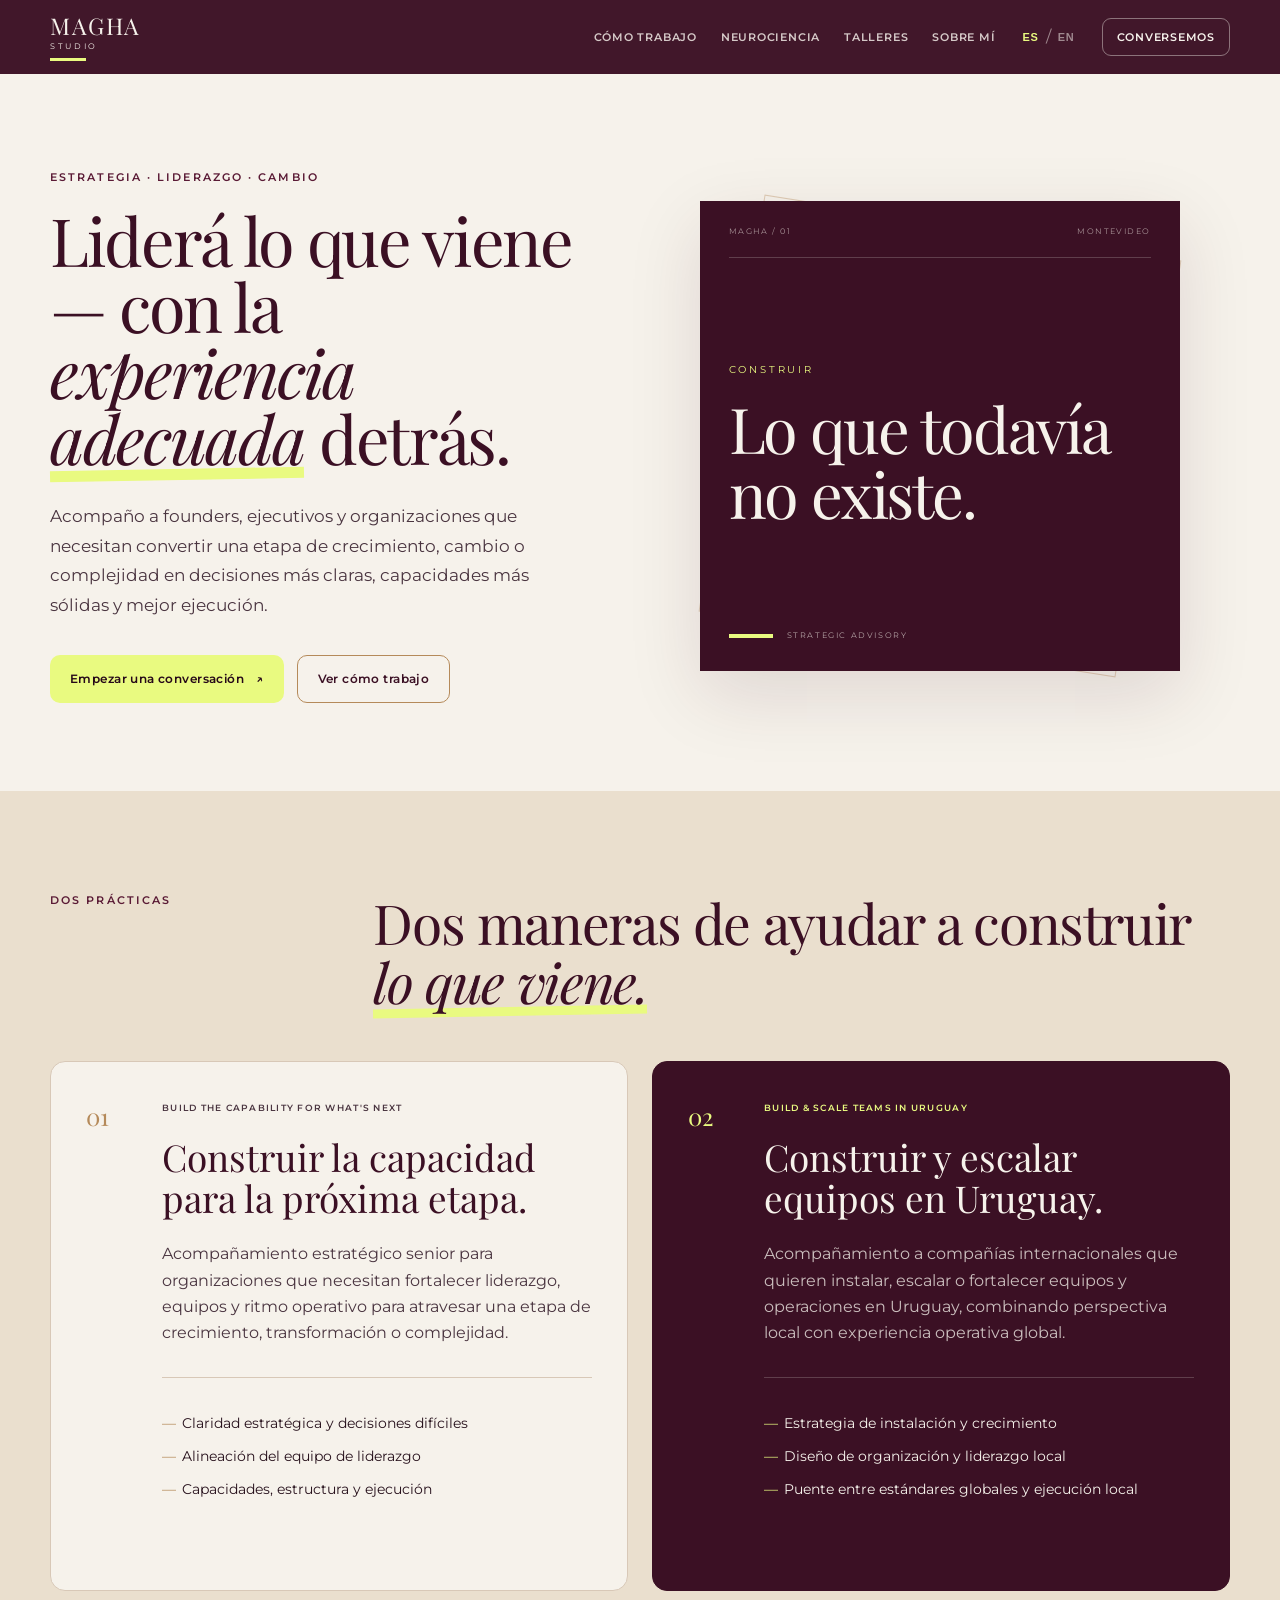
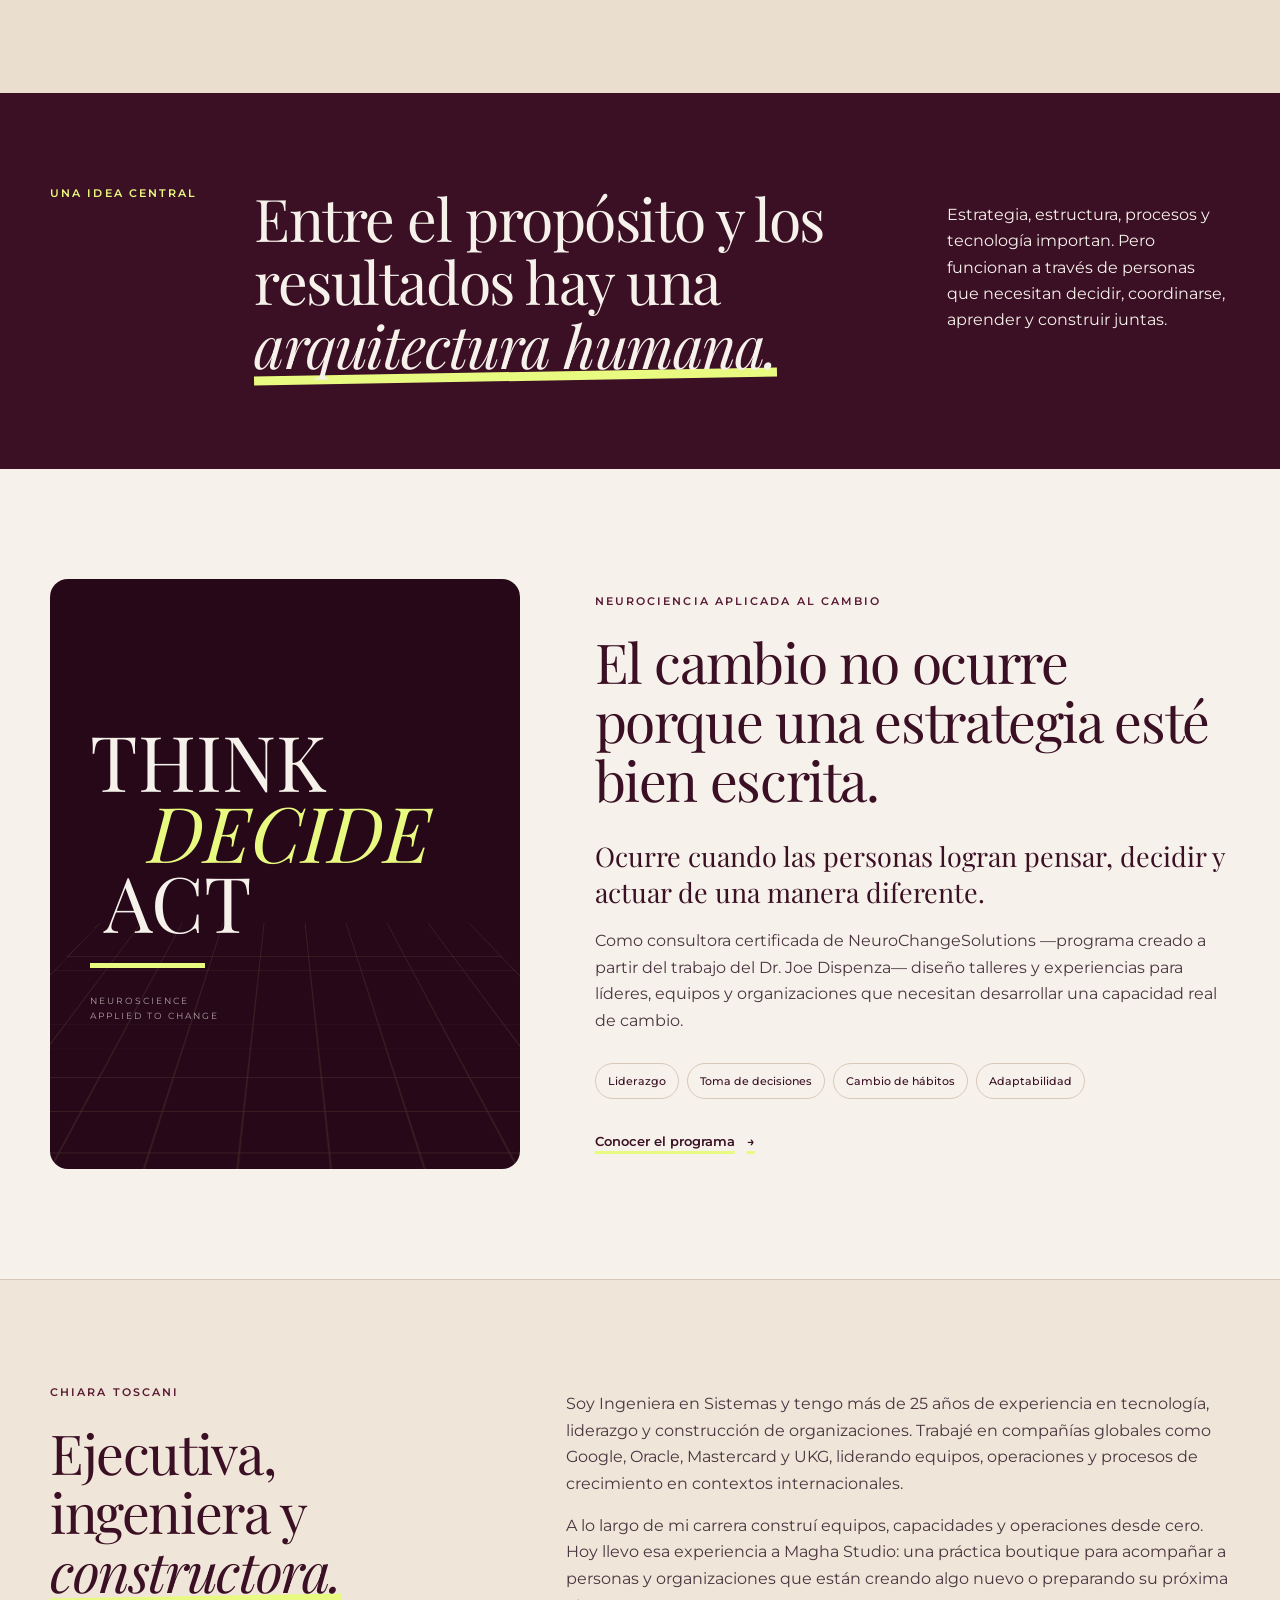
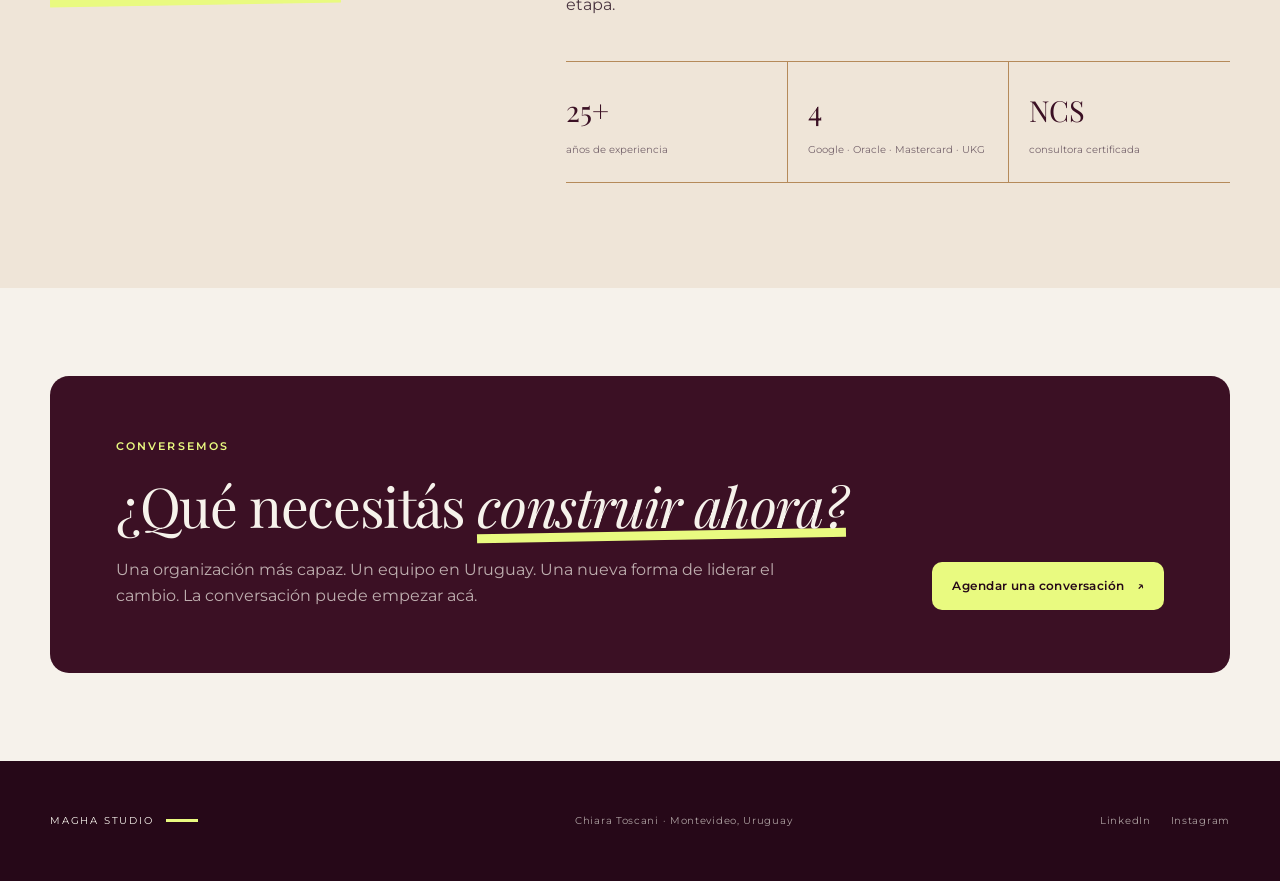
<file: index.html>
<!DOCTYPE html>
<html lang="es">
<head>
  <meta charset="UTF-8" />
  <meta name="viewport" content="width=device-width, initial-scale=1.0" />
  <title>Magha Studio | Estrategia, liderazgo y cambio</title>
  <meta name="description" content="Magha Studio acompaña a founders, ejecutivos y organizaciones a construir las capacidades necesarias para lo que viene, escalar equipos en Uruguay y transformar la manera en que las personas piensan, deciden y actúan." />
  <meta name="theme-color" content="#3B1024" />
  <link rel="canonical" href="https://maghastudio.com/" />

  <meta property="og:type" content="website" />
  <meta property="og:url" content="https://maghastudio.com/" />
  <meta property="og:title" content="Magha Studio | Lead what's next" />
  <meta property="og:description" content="Senior strategic advisory, building and scaling teams in Uruguay, and neuroscience applied to meaningful change." />
  <meta name="twitter:card" content="summary_large_image" />

  <link rel="preconnect" href="https://fonts.googleapis.com" />
  <link rel="preconnect" href="https://fonts.gstatic.com" crossorigin />
  <link href="https://fonts.googleapis.com/css2?family=Montserrat:wght@400;500;600&family=Playfair+Display:ital,wght@0,400;0,500;1,400&display=swap" rel="stylesheet" />
  <link rel="stylesheet" href="styles.css" />
  <link rel="icon" href="favicon.svg" type="image/svg+xml" />

  <script type="application/ld+json">
  {
    "@context": "https://schema.org",
    "@type": "ProfessionalService",
    "name": "Magha Studio",
    "founder": {
      "@type": "Person",
      "name": "Chiara Toscani",
      "jobTitle": "Founder & Senior Strategic Advisor"
    },
    "url": "https://maghastudio.com/",
    "areaServed": ["Uruguay", "Latin America", "Global"],
    "sameAs": [
      "https://www.linkedin.com/in/chiara-toscani",
      "https://www.instagram.com/LaFormulaDelCambio_lab"
    ]
  }
  </script>
</head>
<body data-language="es">
  <a class="skip-link" href="#main">Saltar al contenido</a>

  <header class="site-header">
    <div class="container nav-shell">
      <a class="wordmark" href="#top" aria-label="Magha Studio, inicio">
        <span>MAGHA</span>
        <small>STUDIO</small>
        <i aria-hidden="true"></i>
      </a>

      <button class="menu-toggle" type="button" aria-expanded="false" aria-controls="site-menu">
        <span></span><span></span>
        <span class="sr-only">Abrir menú</span>
      </button>

      <div class="nav-right" id="site-menu">
        <nav class="site-nav" aria-label="Principal">
          <a href="#practices">
            <span data-copy="es">Cómo trabajo</span>
            <span data-copy="en">How I work</span>
          </a>
          <a href="#neuroscience">
            <span data-copy="es">Neurociencia</span>
            <span data-copy="en">Neuroscience</span>
          </a>
          <a href="#about">
            <span data-copy="es">Sobre mí</span>
            <span data-copy="en">About</span>
          </a>
        </nav>

        <div class="language-switch" aria-label="Selector de idioma">
          <button type="button" data-set-language="es" aria-pressed="true">ES</button>
          <span>/</span>
          <button type="button" data-set-language="en" aria-pressed="false">EN</button>
        </div>

        <a class="nav-cta" href="https://calendly.com/maghastudio/30min" target="_blank" rel="noopener">
          <span data-copy="es">Conversemos</span>
          <span data-copy="en">Let's talk</span>
        </a>
      </div>
    </div>
  </header>

  <main id="main">
    <section class="hero" id="top">
      <div class="container hero-grid">
        <div class="hero-copy reveal">
          <p class="eyebrow" data-copy="es">ESTRATEGIA · LIDERAZGO · CAMBIO</p>
          <p class="eyebrow" data-copy="en">STRATEGY · LEADERSHIP · CHANGE</p>

          <h1 data-copy="es">Liderá lo que viene — con la <em>experiencia adecuada</em> detrás.</h1>
          <h1 data-copy="en">Lead what’s next — with the <em>right experience</em> behind you.</h1>

          <p class="hero-lead" data-copy="es">Acompaño a founders, ejecutivos y organizaciones que necesitan convertir una etapa de crecimiento, cambio o complejidad en decisiones más claras, capacidades más sólidas y mejor ejecución.</p>
          <p class="hero-lead" data-copy="en">I work with founders, executives and organizations that need to turn growth, change or complexity into clearer decisions, stronger capabilities and better execution.</p>

          <div class="hero-actions">
            <a class="button button-primary" href="https://calendly.com/maghastudio/30min" target="_blank" rel="noopener">
              <span data-copy="es">Empezar una conversación</span>
              <span data-copy="en">Start a conversation</span>
              <span aria-hidden="true">↗</span>
            </a>
            <a class="button button-secondary" href="#practices">
              <span data-copy="es">Ver cómo trabajo</span>
              <span data-copy="en">See how I work</span>
            </a>
          </div>
        </div>

        <div class="hero-art reveal" aria-label="Ideas centrales de Magha Studio">
          <div class="art-frame">
            <div class="art-topline"><span>MAGHA / 01</span><span>MONTEVIDEO</span></div>
            <div class="art-slides" aria-live="polite">
              <article class="art-slide is-active">
                <small data-copy="es">CONSTRUIR</small><small data-copy="en">BUILD</small>
                <strong data-copy="es">Lo que todavía<br />no existe.</strong>
                <strong data-copy="en">What does not<br />exist yet.</strong>
              </article>
              <article class="art-slide">
                <small data-copy="es">CAPACIDAD</small><small data-copy="en">CAPABILITY</small>
                <strong data-copy="es">Entre la estrategia<br />y los resultados.</strong>
                <strong data-copy="en">Between strategy<br />and results.</strong>
              </article>
              <article class="art-slide">
                <small data-copy="es">CAMBIO</small><small data-copy="en">CHANGE</small>
                <strong data-copy="es">Que se vuelve visible<br />en las decisiones.</strong>
                <strong data-copy="en">That becomes visible<br />in decisions.</strong>
              </article>
            </div>
            <div class="art-footer">
              <span class="art-line"></span>
              <span>STRATEGIC ADVISORY</span>
            </div>
          </div>
        </div>
      </div>
    </section>

    <section class="practices" id="practices">
      <div class="container">
        <div class="section-intro reveal">
          <p class="eyebrow" data-copy="es">DOS PRÁCTICAS</p>
          <p class="eyebrow" data-copy="en">TWO PRACTICES</p>
          <h2 data-copy="es">Dos maneras de ayudar a construir <em>lo que viene.</em></h2>
          <h2 data-copy="en">Two ways to help build <em>what comes next.</em></h2>
        </div>

        <div class="practice-grid">
          <article class="practice-card reveal">
            <div class="card-number">01</div>
            <div>
              <p class="card-label">BUILD THE CAPABILITY FOR WHAT'S NEXT</p>
              <h3 data-copy="es">Construir la capacidad para la próxima etapa.</h3>
              <h3 data-copy="en">Build the capability for the next stage.</h3>
              <p data-copy="es">Acompañamiento estratégico senior para organizaciones que necesitan fortalecer liderazgo, equipos y ritmo operativo para atravesar una etapa de crecimiento, transformación o complejidad.</p>
              <p data-copy="en">Senior strategic support for organizations that need stronger leadership, teams and operating rhythm to navigate growth, transformation or complexity.</p>
              <ul>
                <li data-copy="es">Claridad estratégica y decisiones difíciles</li>
                <li data-copy="en">Strategic clarity and difficult decisions</li>
                <li data-copy="es">Alineación del equipo de liderazgo</li>
                <li data-copy="en">Leadership team alignment</li>
                <li data-copy="es">Capacidades, estructura y ejecución</li>
                <li data-copy="en">Capabilities, structure and execution</li>
              </ul>
            </div>
          </article>

          <article class="practice-card practice-card-dark reveal">
            <div class="card-number">02</div>
            <div>
              <p class="card-label">BUILD & SCALE TEAMS IN URUGUAY</p>
              <h3 data-copy="es">Construir y escalar equipos en Uruguay.</h3>
              <h3 data-copy="en">Build and scale teams in Uruguay.</h3>
              <p data-copy="es">Acompañamiento a compañías internacionales que quieren instalar, escalar o fortalecer equipos y operaciones en Uruguay, combinando perspectiva local con experiencia operativa global.</p>
              <p data-copy="en">Support for international companies building, scaling or strengthening teams and operations in Uruguay, combining local insight with global operating experience.</p>
              <ul>
                <li data-copy="es">Estrategia de instalación y crecimiento</li>
                <li data-copy="en">Market entry and growth strategy</li>
                <li data-copy="es">Diseño de organización y liderazgo local</li>
                <li data-copy="en">Organization design and local leadership</li>
                <li data-copy="es">Puente entre estándares globales y ejecución local</li>
                <li data-copy="en">Bridge between global standards and local execution</li>
              </ul>
            </div>
          </article>
        </div>
      </div>
    </section>

    <section class="insight-band">
      <div class="container insight-grid reveal">
        <p class="eyebrow" data-copy="es">UNA IDEA CENTRAL</p>
        <p class="eyebrow" data-copy="en">A CENTRAL IDEA</p>
        <blockquote data-copy="es">Entre el propósito y los resultados hay una <em>arquitectura humana.</em></blockquote>
        <blockquote data-copy="en">Between purpose and results, there is a <em>human architecture.</em></blockquote>
        <p data-copy="es">Estrategia, estructura, procesos y tecnología importan. Pero funcionan a través de personas que necesitan decidir, coordinarse, aprender y construir juntas.</p>
        <p data-copy="en">Strategy, structure, process and technology matter. But they operate through people who need to decide, coordinate, learn and build together.</p>
      </div>
    </section>

    <section class="neuroscience" id="neuroscience">
      <div class="container neuroscience-grid">
        <div class="neuro-visual reveal" aria-hidden="true">
          <div class="neuro-grid-lines"></div>
          <div class="neuro-copy">
            <span>THINK</span>
            <span>DECIDE</span>
            <span>ACT</span>
            <i></i>
            <small>NEUROSCIENCE<br />APPLIED TO CHANGE</small>
          </div>
        </div>

        <div class="neuro-content reveal">
          <p class="eyebrow" data-copy="es">NEUROCIENCIA APLICADA AL CAMBIO</p>
          <p class="eyebrow" data-copy="en">NEUROSCIENCE APPLIED TO CHANGE</p>
          <h2 data-copy="es">El cambio no ocurre porque una estrategia esté bien escrita.</h2>
          <h2 data-copy="en">Change does not happen because a strategy is well written.</h2>
          <p class="large-copy" data-copy="es">Ocurre cuando las personas logran pensar, decidir y actuar de una manera diferente.</p>
          <p class="large-copy" data-copy="en">It happens when people are able to think, decide and act differently.</p>
          <p data-copy="es">Como consultora certificada de NeuroChangeSolutions —programa creado a partir del trabajo del Dr. Joe Dispenza— diseño talleres y experiencias para líderes, equipos y organizaciones que necesitan desarrollar una capacidad real de cambio.</p>
          <p data-copy="en">As a certified NeuroChangeSolutions consultant —a program created from the work of Dr. Joe Dispenza— I design workshops and experiences for leaders, teams and organizations that need to build real change capability.</p>
          <div class="neuro-tags" aria-label="Áreas de trabajo">
            <span data-copy="es">Liderazgo</span><span data-copy="en">Leadership</span>
            <span data-copy="es">Toma de decisiones</span><span data-copy="en">Decision-making</span>
            <span data-copy="es">Cambio de hábitos</span><span data-copy="en">Habit change</span>
            <span data-copy="es">Adaptabilidad</span><span data-copy="en">Adaptability</span>
          </div>
          <a class="text-link" href="https://calendly.com/maghastudio/30min" target="_blank" rel="noopener">
            <span data-copy="es">Explorar un taller para tu organización</span>
            <span data-copy="en">Explore a workshop for your organization</span>
            <span aria-hidden="true">→</span>
          </a>
        </div>
      </div>
    </section>

    <section class="about" id="about">
      <div class="container about-grid">
        <div class="about-heading reveal">
          <p class="eyebrow" data-copy="es">CHIARA TOSCANI</p>
          <p class="eyebrow" data-copy="en">CHIARA TOSCANI</p>
          <h2 data-copy="es">Ejecutiva, ingeniera y <em>constructora.</em></h2>
          <h2 data-copy="en">Executive, engineer and <em>builder.</em></h2>
        </div>

        <div class="about-copy reveal">
          <p data-copy="es">Soy Ingeniera en Sistemas y tengo más de 25 años de experiencia en tecnología, liderazgo y construcción de organizaciones. Trabajé en compañías globales como Google, Oracle, Mastercard y UKG, liderando equipos, operaciones y procesos de crecimiento en contextos internacionales.</p>
          <p data-copy="en">I am a Systems Engineer with more than 25 years of experience in technology, leadership and organization building. I have worked at global companies including Google, Oracle, Mastercard and UKG, leading teams, operations and growth in international environments.</p>
          <p data-copy="es">A lo largo de mi carrera construí equipos, capacidades y operaciones desde cero. Hoy llevo esa experiencia a Magha Studio: una práctica boutique para acompañar a personas y organizaciones que están creando algo nuevo o preparando su próxima etapa.</p>
          <p data-copy="en">Throughout my career, I have built teams, capabilities and operations from the ground up. Today I bring that experience to Magha Studio: a boutique practice for people and organizations creating something new or preparing for their next stage.</p>

          <div class="credentials">
            <div><strong>25+</strong><span data-copy="es">años de experiencia</span><span data-copy="en">years of experience</span></div>
            <div><strong>4</strong><span>Google · Oracle · Mastercard · UKG</span></div>
            <div><strong>NCS</strong><span data-copy="es">consultora certificada</span><span data-copy="en">certified consultant</span></div>
          </div>
        </div>
      </div>
    </section>

    <section class="closing" id="contact">
      <div class="container closing-card reveal">
        <div>
          <p class="eyebrow" data-copy="es">CONVERSEMOS</p>
          <p class="eyebrow" data-copy="en">LET'S TALK</p>
          <h2 data-copy="es">¿Qué necesitás <em>construir ahora?</em></h2>
          <h2 data-copy="en">What do you need to <em>build now?</em></h2>
          <p data-copy="es">Una organización más capaz. Un equipo en Uruguay. Una nueva forma de liderar el cambio. La conversación puede empezar acá.</p>
          <p data-copy="en">A more capable organization. A team in Uruguay. A new way to lead change. The conversation can start here.</p>
        </div>
        <a class="button button-primary" href="https://calendly.com/maghastudio/30min" target="_blank" rel="noopener">
          <span data-copy="es">Agendar una conversación</span>
          <span data-copy="en">Schedule a conversation</span>
          <span aria-hidden="true">↗</span>
        </a>
      </div>
    </section>
  </main>

  <footer class="site-footer">
    <div class="container footer-grid">
      <div class="footer-brand">
        <span>MAGHA STUDIO</span>
        <i></i>
      </div>
      <p>Chiara Toscani · Montevideo, Uruguay</p>
      <div class="footer-links">
        <a href="https://www.linkedin.com/in/chiara-toscani" target="_blank" rel="noopener">LinkedIn</a>
        <a href="https://www.instagram.com/LaFormulaDelCambio_lab" target="_blank" rel="noopener">Instagram</a>
      </div>
    </div>
  </footer>

  <script src="script.js"></script>
</body>
</html>
</file>
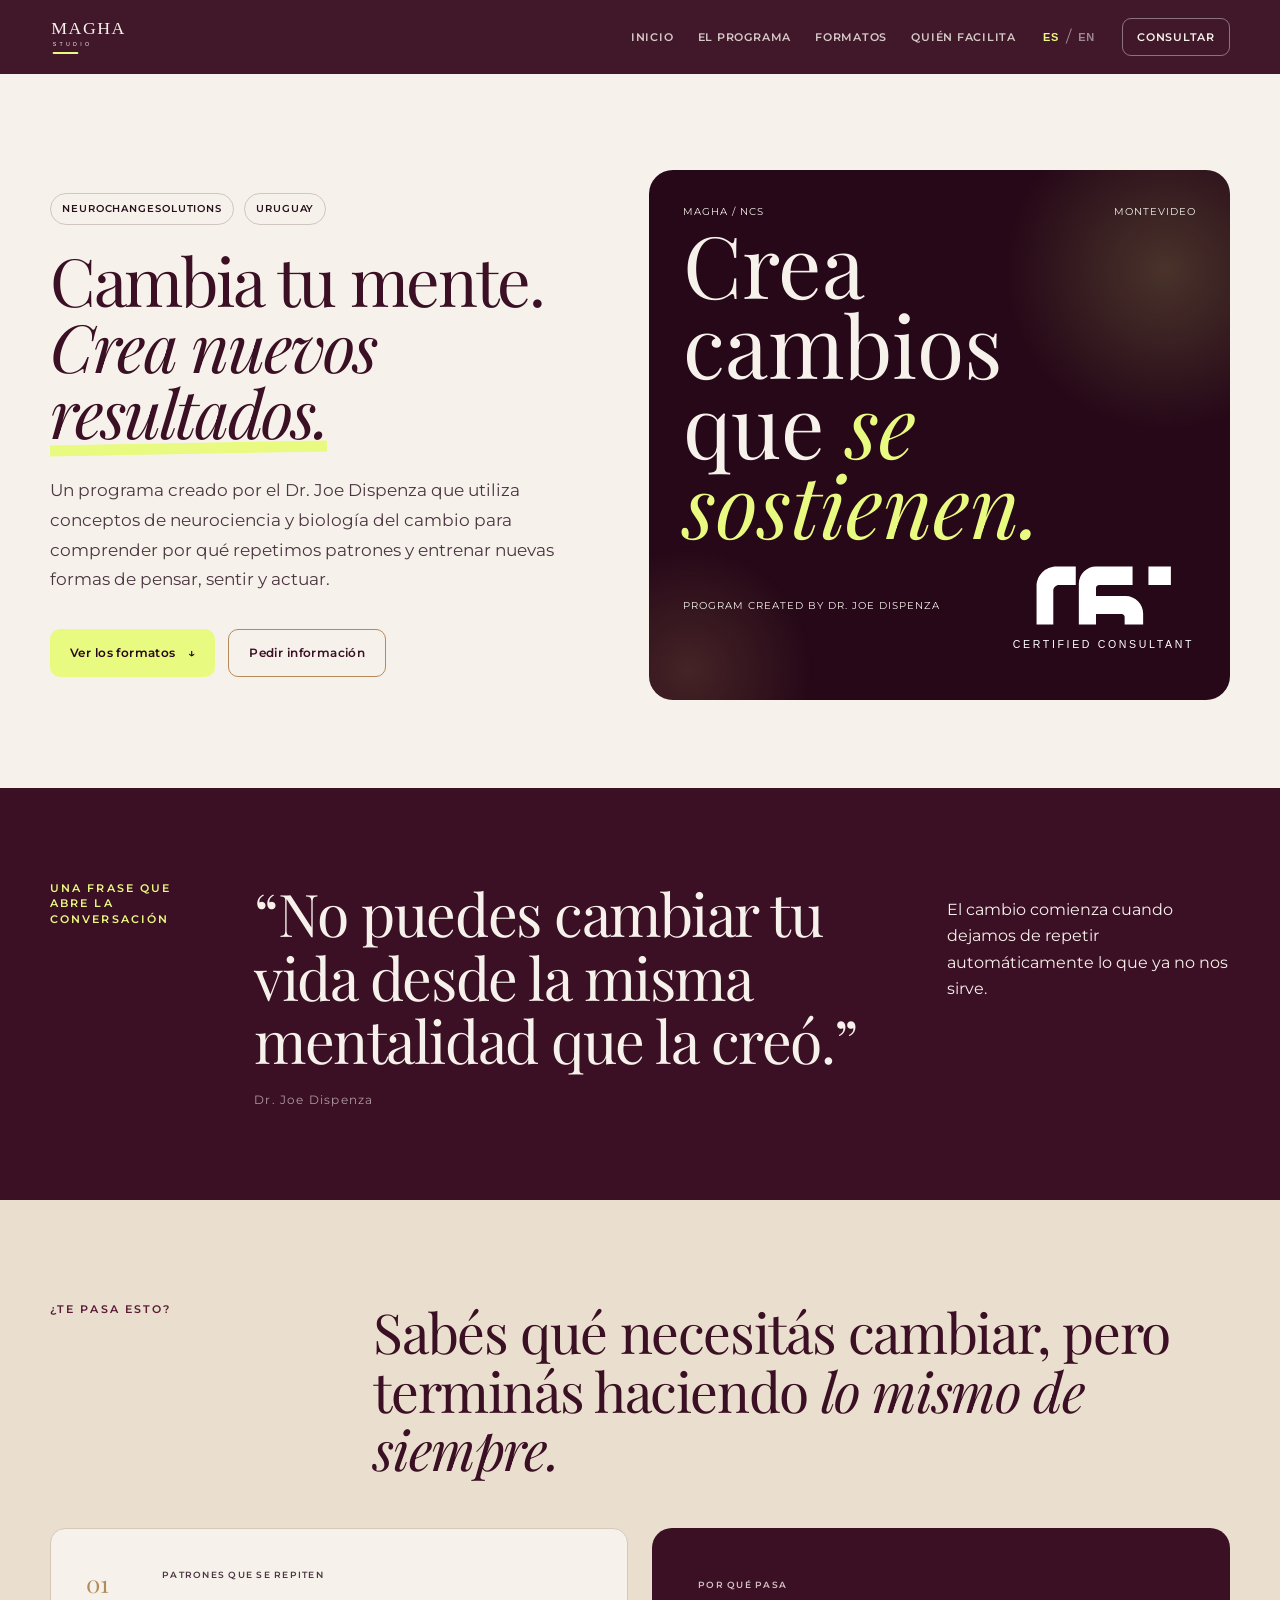
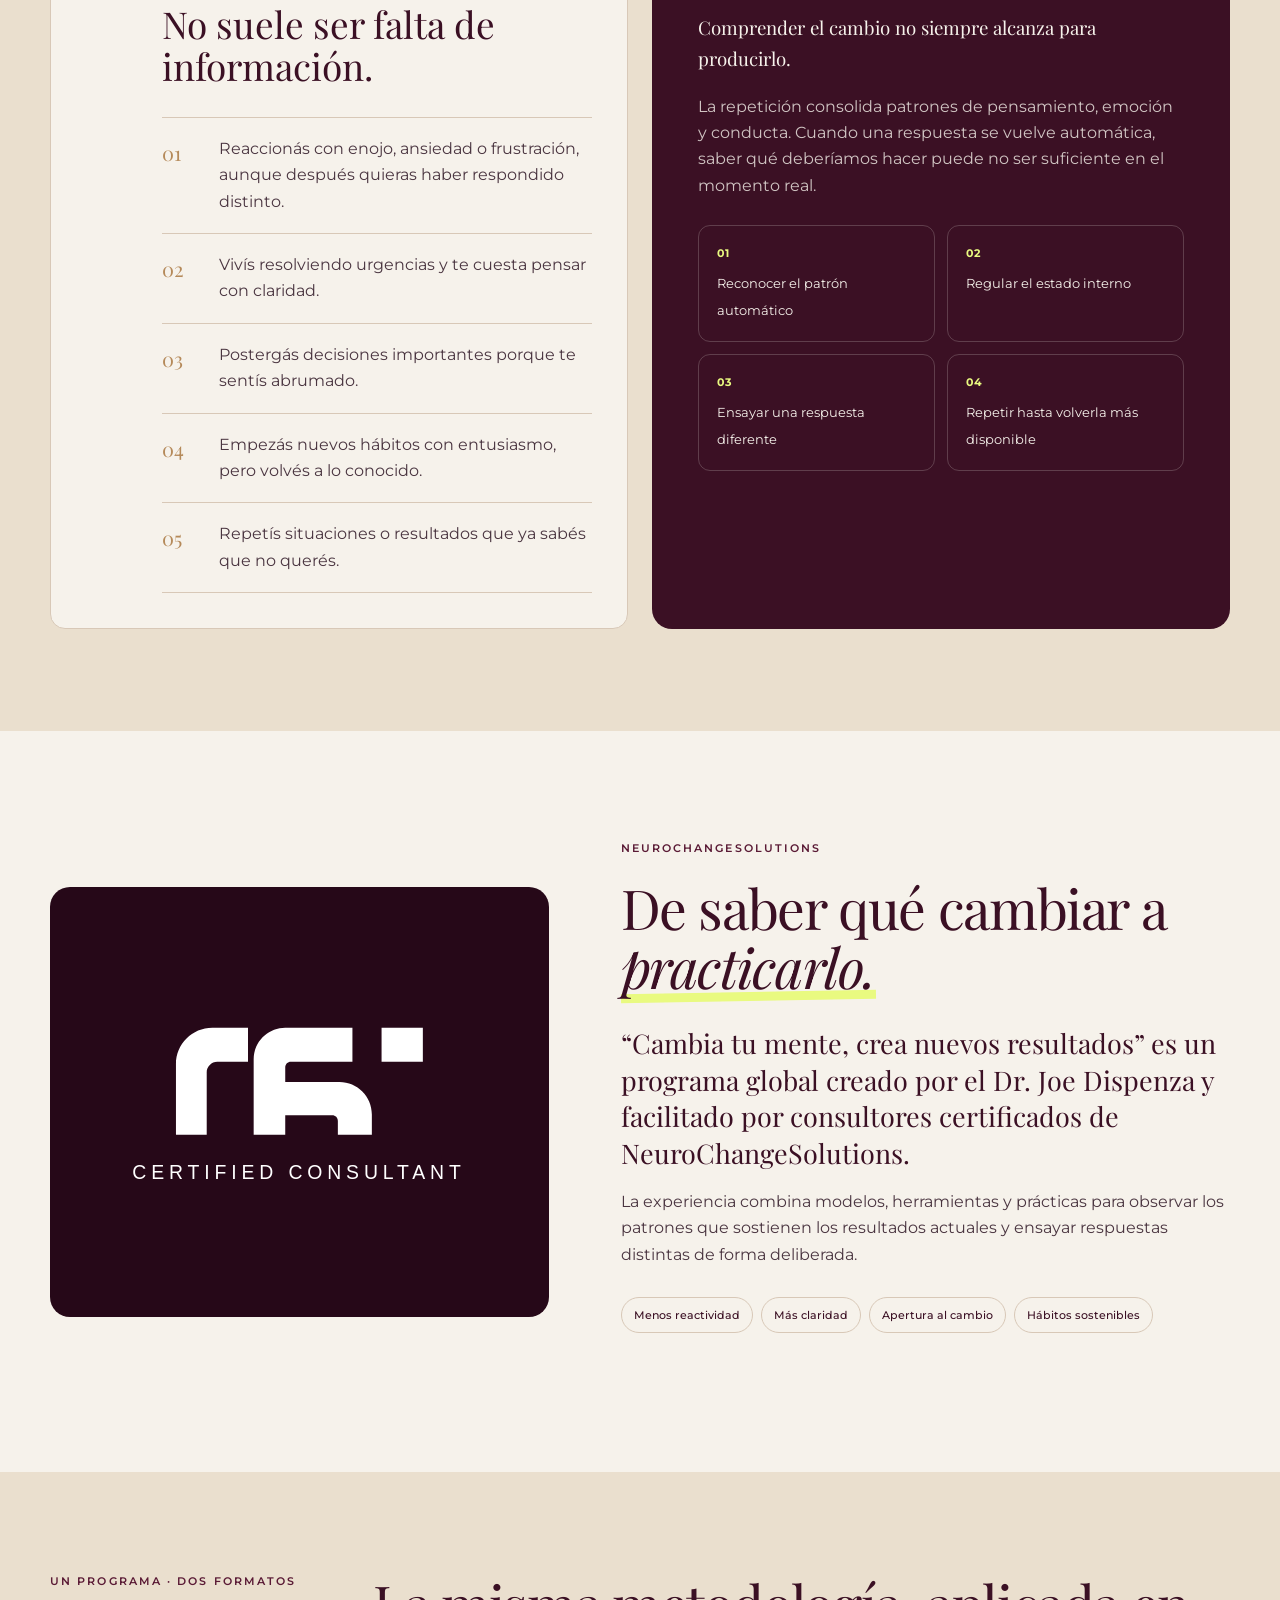
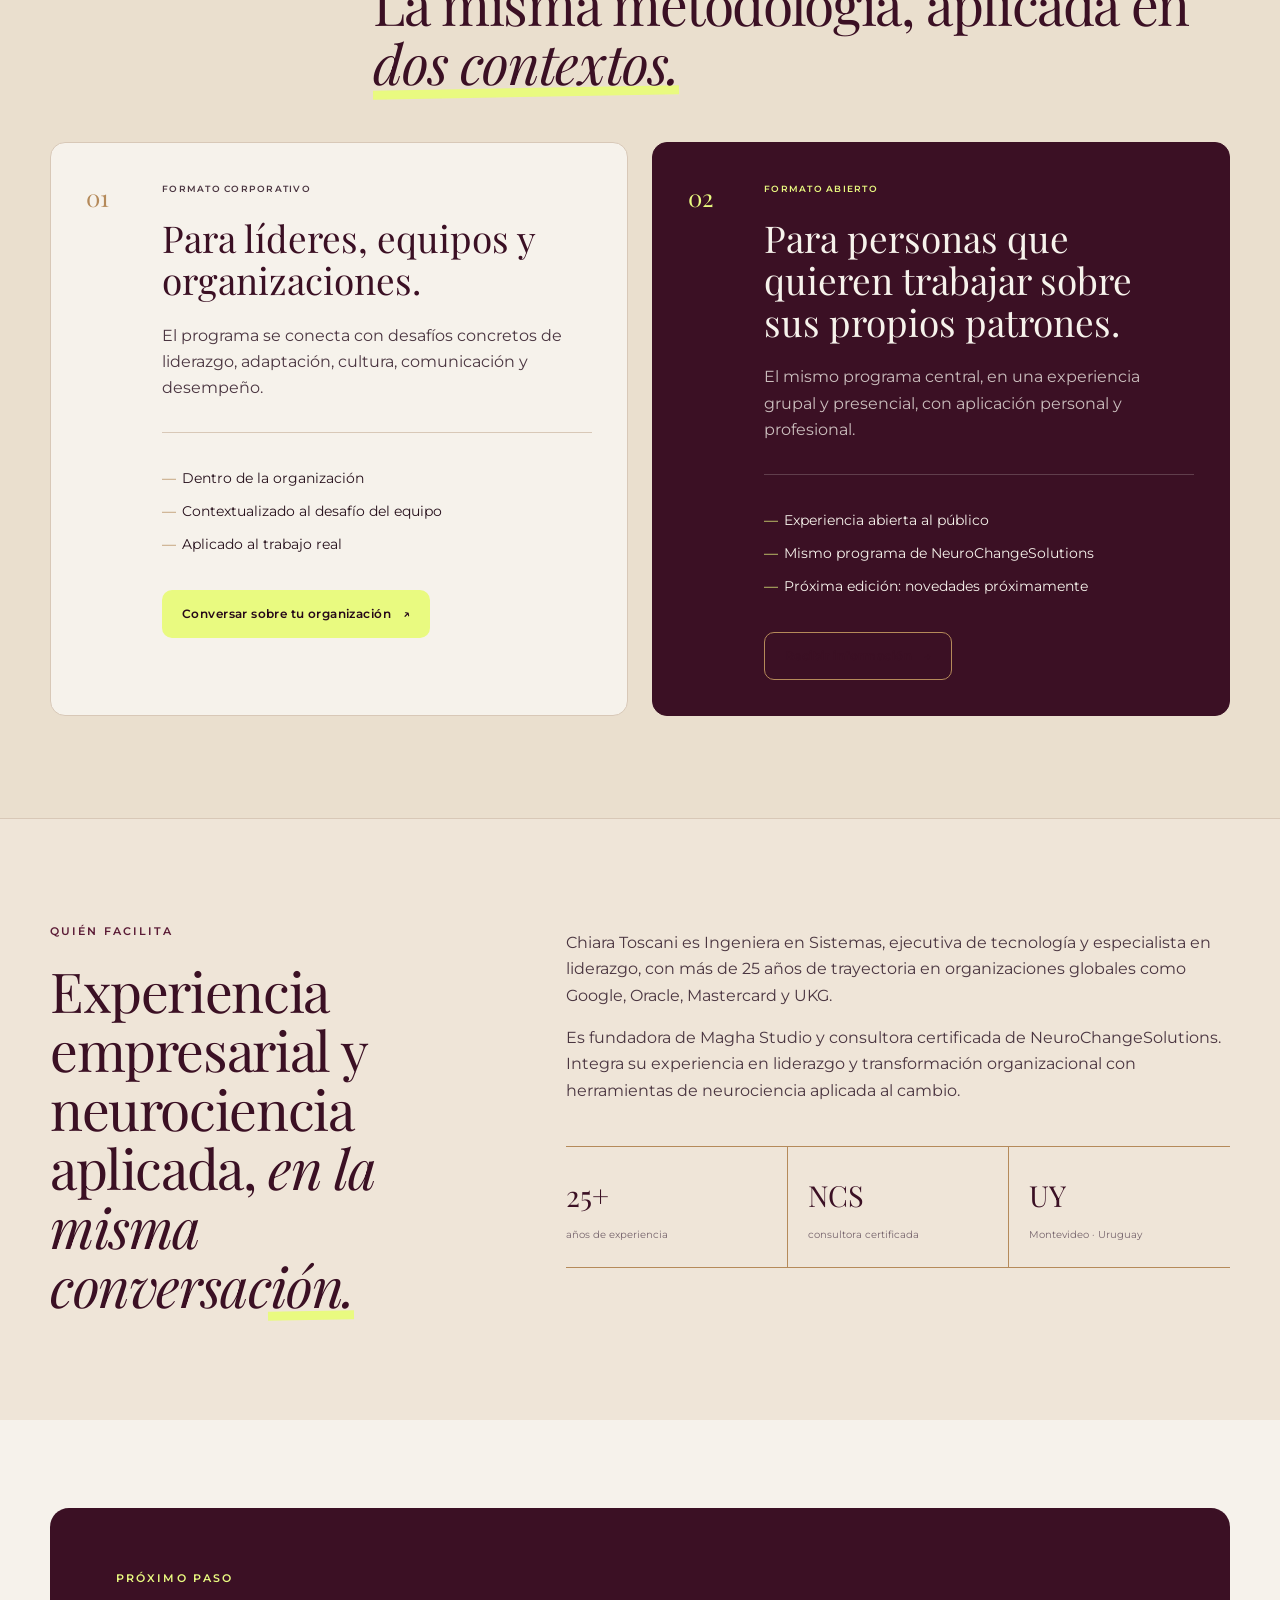
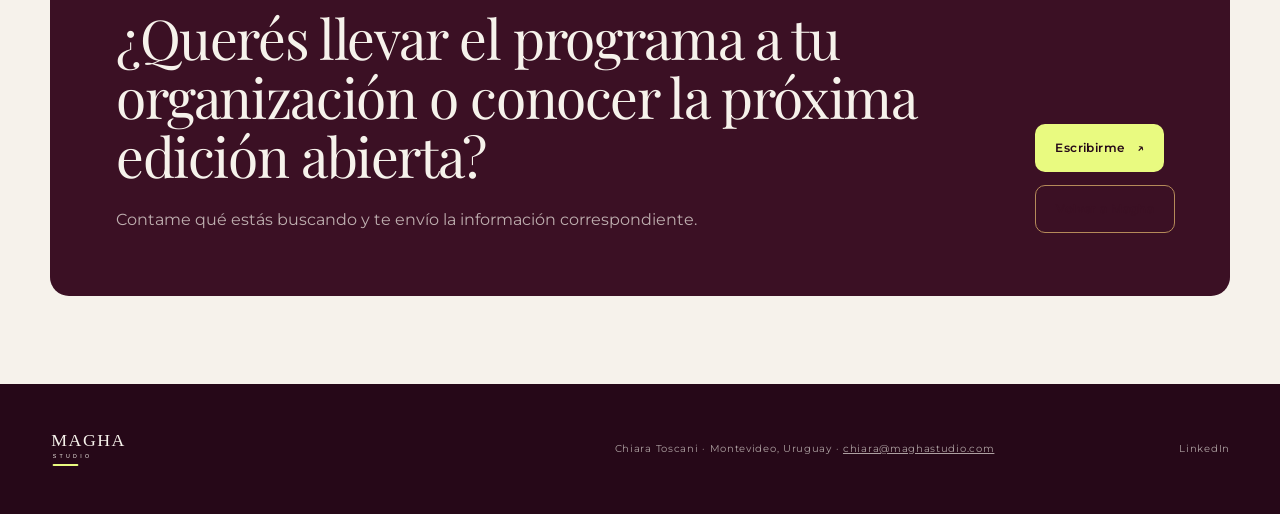
<file: cambia-tu-mente.html>
<!DOCTYPE html>
<html lang="es">
<head>
  <meta charset="UTF-8" />
  <meta name="viewport" content="width=device-width, initial-scale=1.0" />
  <title>Cambia tu mente, crea nuevos resultados | Magha Studio</title>
  <meta name="description" content="Programa de NeuroChangeSolutions creado por el Dr. Joe Dispenza, facilitado en Uruguay por Chiara Toscani en formato corporativo y abierto." />
  <meta name="theme-color" content="#3B1024" />
  <link rel="canonical" href="https://maghastudio.com/cambia-tu-mente.html" />
  <meta property="og:type" content="website" />
  <meta property="og:title" content="Cambia tu mente, crea nuevos resultados" />
  <meta property="og:description" content="Neurociencia y biología del cambio aplicadas a crear cambios que se sostienen en el tiempo." />
  <link rel="preconnect" href="https://fonts.googleapis.com" />
  <link rel="preconnect" href="https://fonts.gstatic.com" crossorigin />
  <link href="https://fonts.googleapis.com/css2?family=Montserrat:wght@400;500;600&family=Playfair+Display:ital,wght@0,400;0,500;1,400&display=swap" rel="stylesheet" />
  <link rel="stylesheet" href="styles.css" />
  <link rel="icon" href="favicon.svg" type="image/svg+xml" />
  <style>
    .wordmark{width:145px;min-width:145px}.wordmark img,.footer-brand img{display:block;width:145px;height:auto}
    .program-hero .hero-copy{max-width:690px}.program-kicker{display:flex;gap:10px;align-items:center;flex-wrap:wrap;margin-bottom:22px}.program-kicker span{border:1px solid rgba(59,16,36,.2);border-radius:100px;padding:7px 11px;font-size:10px;letter-spacing:.09em;font-weight:600}
    .ncs-stage{min-height:530px;background:var(--plum-deep);border-radius:24px;padding:34px;display:flex;flex-direction:column;justify-content:space-between;overflow:hidden;position:relative;color:var(--stone)}
    .ncs-stage:before,.ncs-stage:after{content:"";position:absolute;border-radius:50%;filter:blur(1px)}.ncs-stage:before{width:340px;height:340px;right:-105px;top:-70px;background:radial-gradient(circle,rgba(233,250,128,.18),transparent 68%)}.ncs-stage:after{width:260px;height:260px;left:-90px;bottom:-100px;background:radial-gradient(circle,rgba(181,138,90,.22),transparent 68%)}
    .ncs-stage-top,.ncs-stage-bottom{position:relative;z-index:1;display:flex;justify-content:space-between;gap:20px;align-items:center;font-size:10px;letter-spacing:.1em}.ncs-stage strong{position:relative;z-index:1;font-family:var(--serif);font-size:clamp(48px,7vw,86px);font-weight:400;line-height:.93}.ncs-stage strong em{color:var(--lime);font-weight:400}.ncs-stage-bottom img{width:185px;max-width:46%}
    .pattern-list{margin-top:30px;border-top:1px solid var(--line)}.pattern-list div{display:grid;grid-template-columns:42px 1fr;gap:15px;padding:18px 0;border-bottom:1px solid var(--line)}.pattern-list span{color:var(--camel);font-family:var(--serif);font-size:20px}.pattern-list p{margin:0;color:var(--body)}
    .why-card{background:var(--plum);color:var(--stone);border-radius:20px;padding:46px}.why-card h3,.why-card p{color:inherit}.why-card p{opacity:.8}.why-steps{display:grid;grid-template-columns:repeat(2,minmax(0,1fr));gap:12px;margin-top:26px}.why-steps div{border:1px solid rgba(246,242,235,.2);padding:18px;border-radius:12px}.why-steps strong{display:block;color:var(--lime);font-size:11px;letter-spacing:.08em;margin-bottom:8px}.why-steps span{font-size:13px;line-height:1.5}
    .cert-grid{display:grid;grid-template-columns:.9fr 1.1fr;gap:72px;align-items:center}.cert-visual{min-height:430px;display:grid;place-items:center;background:var(--plum-deep);padding:46px;border-radius:20px}.cert-visual img{width:min(100%,340px)}
    .quote-author{display:block;margin-top:22px;font-family:var(--sans);font-size:12px;font-style:normal;letter-spacing:.1em;color:rgba(246,242,235,.62)}
    .format-note{margin-top:20px;padding-top:18px;border-top:1px solid var(--line);color:var(--muted);font-size:12px}.practice-card-dark .format-note{border-color:rgba(246,242,235,.22);color:rgba(246,242,235,.68)}
    @media(max-width:900px){.cert-grid{grid-template-columns:1fr;gap:34px}.ncs-stage{min-height:430px}}
    @media(max-width:760px){.wordmark,.wordmark img,.footer-brand img{width:124px;min-width:124px}.ncs-stage{min-height:390px;padding:25px}.ncs-stage strong{font-size:50px}.why-steps{grid-template-columns:1fr}.why-card{padding:30px}.cert-visual{min-height:300px;padding:30px}}
  </style>
</head>
<body data-language="es">
  <a class="skip-link" href="#main">Saltar al contenido</a>
  <header class="site-header">
    <div class="container nav-shell">
      <a class="wordmark" href="index.html" aria-label="Magha Studio, inicio"><img src="assets/magha-logo.svg" alt="Magha Studio" /></a>
      <button class="menu-toggle" type="button" aria-expanded="false" aria-controls="site-menu"><span></span><span></span><span class="sr-only">Abrir menú</span></button>
      <div class="nav-right" id="site-menu">
        <nav class="site-nav" aria-label="Principal">
          <a href="index.html"><span data-copy="es">Inicio</span><span data-copy="en">Home</span></a>
          <a href="#program"><span data-copy="es">El programa</span><span data-copy="en">The program</span></a>
          <a href="#formats"><span data-copy="es">Formatos</span><span data-copy="en">Formats</span></a>
          <a href="#facilitator"><span data-copy="es">Quién facilita</span><span data-copy="en">Facilitator</span></a>
        </nav>
        <div class="language-switch" aria-label="Selector de idioma"><button type="button" data-set-language="es" aria-pressed="true">ES</button><span>/</span><button type="button" data-set-language="en" aria-pressed="false">EN</button></div>
        <a class="nav-cta" href="mailto:chiara@maghastudio.com?subject=Cambia%20tu%20mente%20-%20consulta"><span data-copy="es">Consultar</span><span data-copy="en">Inquire</span></a>
      </div>
    </div>
  </header>

  <main id="main">
    <section class="hero program-hero" id="top">
      <div class="container hero-grid">
        <div class="hero-copy reveal">
          <div class="program-kicker"><span>NEUROCHANGESOLUTIONS</span><span>URUGUAY</span></div>
          <h1 data-copy="es">Cambia tu mente. <em>Crea nuevos resultados.</em></h1>
          <h1 data-copy="en">Change your mind. <em>Create new results.</em></h1>
          <p class="hero-lead" data-copy="es">Un programa creado por el Dr. Joe Dispenza que utiliza conceptos de neurociencia y biología del cambio para comprender por qué repetimos patrones y entrenar nuevas formas de pensar, sentir y actuar.</p>
          <p class="hero-lead" data-copy="en">A program created by Dr. Joe Dispenza that uses concepts from neuroscience and the biology of change to understand why patterns repeat and practice new ways of thinking, feeling and acting.</p>
          <div class="hero-actions">
            <a class="button button-primary" href="#formats"><span data-copy="es">Ver los formatos</span><span data-copy="en">See the formats</span><span aria-hidden="true">↓</span></a>
            <a class="button button-secondary" href="mailto:chiara@maghastudio.com?subject=Información%20sobre%20Cambia%20tu%20mente"><span data-copy="es">Pedir información</span><span data-copy="en">Request information</span></a>
          </div>
        </div>
        <div class="ncs-stage reveal" aria-label="Crea cambios que se sostienen en el tiempo">
          <div class="ncs-stage-top"><span>MAGHA / NCS</span><span>MONTEVIDEO</span></div>
          <strong><span data-copy="es">Crea cambios<br>que <em>se sostienen.</em></span><span data-copy="en">Create change<br>that <em>lasts.</em></span></strong>
          <div class="ncs-stage-bottom"><span>PROGRAM CREATED BY DR. JOE DISPENZA</span><img src="assets/ncs-certified.svg" alt="NeuroChangeSolutions Certified Consultant" /></div>
        </div>
      </div>
    </section>

    <section class="insight-band">
      <div class="container insight-grid reveal">
        <p class="eyebrow" data-copy="es">UNA FRASE QUE ABRE LA CONVERSACIÓN</p><p class="eyebrow" data-copy="en">A THOUGHT THAT OPENS THE CONVERSATION</p>
        <blockquote><span data-copy="es">“No puedes cambiar tu vida desde la misma mentalidad que la creó.”</span><span data-copy="en">“You cannot change your life from the same mind that created it.”</span><cite class="quote-author">Dr. Joe Dispenza</cite></blockquote>
        <p data-copy="es">El cambio comienza cuando dejamos de repetir automáticamente lo que ya no nos sirve.</p><p data-copy="en">Change begins when we stop automatically repeating what no longer serves us.</p>
      </div>
    </section>

    <section class="practices" id="program">
      <div class="container">
        <div class="section-intro reveal"><p class="eyebrow" data-copy="es">¿TE PASA ESTO?</p><p class="eyebrow" data-copy="en">DOES THIS FEEL FAMILIAR?</p><h2 data-copy="es">Sabés qué necesitás cambiar, pero terminás haciendo <em>lo mismo de siempre.</em></h2><h2 data-copy="en">You know what needs to change, yet you keep doing <em>the same thing.</em></h2></div>
        <div class="practice-grid">
          <article class="practice-card reveal">
            <div class="card-number">01</div><div><p class="card-label" data-copy="es">PATRONES QUE SE REPITEN</p><p class="card-label" data-copy="en">PATTERNS THAT REPEAT</p><h3 data-copy="es">No suele ser falta de información.</h3><h3 data-copy="en">It is rarely a lack of information.</h3>
              <div class="pattern-list">
                <div><span>01</span><p data-copy="es">Reaccionás con enojo, ansiedad o frustración, aunque después quieras haber respondido distinto.</p><p data-copy="en">You react with anger, anxiety or frustration, even when you later wish you had responded differently.</p></div>
                <div><span>02</span><p data-copy="es">Vivís resolviendo urgencias y te cuesta pensar con claridad.</p><p data-copy="en">You live in urgency and struggle to think clearly.</p></div>
                <div><span>03</span><p data-copy="es">Postergás decisiones importantes porque te sentís abrumado.</p><p data-copy="en">You delay important decisions because you feel overwhelmed.</p></div>
                <div><span>04</span><p data-copy="es">Empezás nuevos hábitos con entusiasmo, pero volvés a lo conocido.</p><p data-copy="en">You start new habits with enthusiasm, but return to what is familiar.</p></div>
                <div><span>05</span><p data-copy="es">Repetís situaciones o resultados que ya sabés que no querés.</p><p data-copy="en">You repeat situations or results you already know you do not want.</p></div>
              </div>
            </div>
          </article>
          <article class="why-card reveal">
            <p class="card-label" data-copy="es">POR QUÉ PASA</p><p class="card-label" data-copy="en">WHY IT HAPPENS</p>
            <h3 data-copy="es">Comprender el cambio no siempre alcanza para producirlo.</h3><h3 data-copy="en">Understanding change is not always enough to create it.</h3>
            <p data-copy="es">La repetición consolida patrones de pensamiento, emoción y conducta. Cuando una respuesta se vuelve automática, saber qué deberíamos hacer puede no ser suficiente en el momento real.</p>
            <p data-copy="en">Repetition consolidates patterns of thought, emotion and behavior. Once a response becomes automatic, knowing what we should do may not be enough in the moment that matters.</p>
            <div class="why-steps">
              <div><strong>01</strong><span data-copy="es">Reconocer el patrón automático</span><span data-copy="en">Recognize the automatic pattern</span></div>
              <div><strong>02</strong><span data-copy="es">Regular el estado interno</span><span data-copy="en">Regulate internal state</span></div>
              <div><strong>03</strong><span data-copy="es">Ensayar una respuesta diferente</span><span data-copy="en">Rehearse a different response</span></div>
              <div><strong>04</strong><span data-copy="es">Repetir hasta volverla más disponible</span><span data-copy="en">Repeat until it becomes more available</span></div>
            </div>
          </article>
        </div>
      </div>
    </section>

    <section class="neuroscience">
      <div class="container cert-grid">
        <div class="cert-visual reveal"><img src="assets/ncs-certified.svg" alt="NeuroChangeSolutions Certified Consultant" /></div>
        <div class="neuro-content reveal">
          <p class="eyebrow">NEUROCHANGESOLUTIONS</p>
          <h2 data-copy="es">De saber qué cambiar a <em>practicarlo.</em></h2><h2 data-copy="en">From knowing what to change to <em>practicing it.</em></h2>
          <p class="large-copy" data-copy="es">“Cambia tu mente, crea nuevos resultados” es un programa global creado por el Dr. Joe Dispenza y facilitado por consultores certificados de NeuroChangeSolutions.</p>
          <p class="large-copy" data-copy="en">“Change Your Mind, Create New Results” is a global program created by Dr. Joe Dispenza and facilitated by certified NeuroChangeSolutions consultants.</p>
          <p data-copy="es">La experiencia combina modelos, herramientas y prácticas para observar los patrones que sostienen los resultados actuales y ensayar respuestas distintas de forma deliberada.</p>
          <p data-copy="en">The experience combines models, tools and practices to observe the patterns sustaining current results and deliberately rehearse different responses.</p>
          <div class="neuro-tags"><span data-copy="es">Menos reactividad</span><span data-copy="en">Less reactivity</span><span data-copy="es">Más claridad</span><span data-copy="en">More clarity</span><span data-copy="es">Apertura al cambio</span><span data-copy="en">Openness to change</span><span data-copy="es">Hábitos sostenibles</span><span data-copy="en">Sustainable habits</span></div>
        </div>
      </div>
    </section>

    <section class="practices" id="formats">
      <div class="container">
        <div class="section-intro reveal"><p class="eyebrow" data-copy="es">UN PROGRAMA · DOS FORMATOS</p><p class="eyebrow" data-copy="en">ONE PROGRAM · TWO FORMATS</p><h2 data-copy="es">La misma metodología, aplicada en <em>dos contextos.</em></h2><h2 data-copy="en">The same methodology, applied in <em>two contexts.</em></h2></div>
        <div class="practice-grid">
          <article class="practice-card reveal"><div class="card-number">01</div><div><p class="card-label" data-copy="es">FORMATO CORPORATIVO</p><p class="card-label" data-copy="en">CORPORATE FORMAT</p><h3 data-copy="es">Para líderes, equipos y organizaciones.</h3><h3 data-copy="en">For leaders, teams and organizations.</h3><p data-copy="es">El programa se conecta con desafíos concretos de liderazgo, adaptación, cultura, comunicación y desempeño.</p><p data-copy="en">The program is connected to concrete challenges in leadership, adaptation, culture, communication and performance.</p><ul><li data-copy="es">Dentro de la organización</li><li data-copy="en">Delivered inside the organization</li><li data-copy="es">Contextualizado al desafío del equipo</li><li data-copy="en">Contextualized to the team's challenge</li><li data-copy="es">Aplicado al trabajo real</li><li data-copy="en">Grounded in real work</li></ul><div class="hero-actions"><a class="button button-primary" href="https://calendly.com/maghastudio/30min" target="_blank" rel="noopener"><span data-copy="es">Conversar sobre tu organización</span><span data-copy="en">Discuss your organization</span><span aria-hidden="true">↗</span></a></div></div></article>
          <article class="practice-card practice-card-dark reveal"><div class="card-number">02</div><div><p class="card-label" data-copy="es">FORMATO ABIERTO</p><p class="card-label" data-copy="en">OPEN FORMAT</p><h3 data-copy="es">Para personas que quieren trabajar sobre sus propios patrones.</h3><h3 data-copy="en">For individuals who want to work on their own patterns.</h3><p data-copy="es">El mismo programa central, en una experiencia grupal y presencial, con aplicación personal y profesional.</p><p data-copy="en">The same core program, in an in-person group experience with personal and professional application.</p><ul><li data-copy="es">Experiencia abierta al público</li><li data-copy="en">Open to the public</li><li data-copy="es">Mismo programa de NeuroChangeSolutions</li><li data-copy="en">The same NeuroChangeSolutions program</li><li data-copy="es">Próxima edición: novedades próximamente</li><li data-copy="en">Next edition: details coming soon</li></ul><div class="hero-actions"><a class="button button-secondary" href="mailto:chiara@maghastudio.com?subject=Próxima%20edición%20abierta%20-%20Cambia%20tu%20mente"><span data-copy="es">Recibir información</span><span data-copy="en">Receive updates</span><span aria-hidden="true">→</span></a></div></div></article>
        </div>
      </div>
    </section>

    <section class="about" id="facilitator">
      <div class="container about-grid">
        <div class="about-heading reveal"><p class="eyebrow" data-copy="es">QUIÉN FACILITA</p><p class="eyebrow" data-copy="en">FACILITATOR</p><h2 data-copy="es">Experiencia empresarial y neurociencia aplicada, <em>en la misma conversación.</em></h2><h2 data-copy="en">Business experience and applied neuroscience, <em>in the same conversation.</em></h2></div>
        <div class="about-copy reveal"><p data-copy="es">Chiara Toscani es Ingeniera en Sistemas, ejecutiva de tecnología y especialista en liderazgo, con más de 25 años de trayectoria en organizaciones globales como Google, Oracle, Mastercard y UKG.</p><p data-copy="en">Chiara Toscani is a Systems Engineer, technology executive and leadership specialist with more than 25 years of experience in global organizations including Google, Oracle, Mastercard and UKG.</p><p data-copy="es">Es fundadora de Magha Studio y consultora certificada de NeuroChangeSolutions. Integra su experiencia en liderazgo y transformación organizacional con herramientas de neurociencia aplicada al cambio.</p><p data-copy="en">She is the founder of Magha Studio and a certified NeuroChangeSolutions consultant, combining leadership and organizational transformation experience with applied neuroscience tools for change.</p><div class="credentials"><div><strong>25+</strong><span data-copy="es">años de experiencia</span><span data-copy="en">years of experience</span></div><div><strong>NCS</strong><span data-copy="es">consultora certificada</span><span data-copy="en">certified consultant</span></div><div><strong>UY</strong><span>Montevideo · Uruguay</span></div></div></div>
      </div>
    </section>

    <section class="closing"><div class="container closing-card reveal"><div><p class="eyebrow" data-copy="es">PRÓXIMO PASO</p><p class="eyebrow" data-copy="en">NEXT STEP</p><h2 data-copy="es">¿Querés llevar el programa a tu organización o conocer la próxima edición abierta?</h2><h2 data-copy="en">Would you like to bring the program to your organization or hear about the next open edition?</h2><p data-copy="es">Contame qué estás buscando y te envío la información correspondiente.</p><p data-copy="en">Tell me what you are looking for and I will send the relevant information.</p></div><div class="hero-actions"><a class="button button-primary" href="mailto:chiara@maghastudio.com?subject=Cambia%20tu%20mente%20-%20consulta"><span data-copy="es">Escribirme</span><span data-copy="en">Email me</span><span aria-hidden="true">↗</span></a><a class="button button-secondary" href="index.html"><span data-copy="es">Volver a Magha</span><span data-copy="en">Back to Magha</span></a></div></div></section>
  </main>

  <footer class="site-footer"><div class="container footer-grid"><div class="footer-brand"><img src="assets/magha-logo.svg" alt="Magha Studio" /></div><p>Chiara Toscani · Montevideo, Uruguay · <a href="mailto:chiara@maghastudio.com">chiara@maghastudio.com</a></p><div class="footer-links"><a href="https://www.linkedin.com/in/chiara-toscani" target="_blank" rel="noopener">LinkedIn</a></div></div></footer>
  <script src="script.js"></script>
</body>
</html>
</file>
<file: styles.css>
:root {
  --plum: #3b1024;
  --plum-deep: #260818;
  --plum-soft: #5a1a35;
  --stone: #f6f2eb;
  --beige: #eadfce;
  --camel: #b58a5a;
  --lime: #e9fa80;
  --ink: #27111c;
  --body: #4a3540;
  --muted: #77656d;
  --line: #d8c8b7;
  --serif: "Playfair Display", Georgia, serif;
  --sans: "Montserrat", Arial, sans-serif;
  --shadow: 0 24px 70px rgba(59,16,36,.12);
}

* { box-sizing: border-box; }
html { scroll-behavior: smooth; }
body {
  margin: 0;
  background: var(--stone);
  color: var(--ink);
  font-family: var(--sans);
  font-size: 16px;
  line-height: 1.65;
  -webkit-font-smoothing: antialiased;
}
a { color: inherit; }
img { max-width: 100%; }
button, a { -webkit-tap-highlight-color: transparent; }
.container { width: min(1180px, calc(100% - 48px)); margin: 0 auto; }
.sr-only { position: absolute; width: 1px; height: 1px; padding: 0; margin: -1px; overflow: hidden; clip: rect(0,0,0,0); white-space: nowrap; border: 0; }
.skip-link { position: fixed; left: 12px; top: -80px; z-index: 100; background: var(--lime); color: var(--plum-deep); padding: 10px 14px; }
.skip-link:focus { top: 12px; }

[data-copy="en"] { display: none !important; }
body[data-language="en"] [data-copy="es"] { display: none !important; }
body[data-language="en"] [data-copy="en"] { display: revert !important; }

.site-header {
  position: sticky;
  top: 0;
  z-index: 50;
  height: 74px;
  background: rgba(59,16,36,.97);
  color: var(--stone);
  backdrop-filter: blur(12px);
}
.nav-shell { height: 100%; display: flex; align-items: center; justify-content: space-between; gap: 28px; }
.wordmark { display: inline-flex; position: relative; flex-direction: column; text-decoration: none; line-height: 1; }
.wordmark > span { font-family: var(--serif); font-size: 23px; letter-spacing: .08em; }
.wordmark small { margin-top: 5px; font-size: 8px; letter-spacing: .33em; }
.wordmark i { width: 36px; height: 3px; margin-top: 8px; background: var(--lime); display: block; }
.nav-right { display: flex; align-items: center; gap: 25px; }
.site-nav { display: flex; align-items: center; gap: 24px; }
.site-nav a, .language-switch button, .nav-cta { font-size: 11px; font-weight: 600; letter-spacing: .07em; text-transform: uppercase; }
.site-nav a { text-decoration: none; color: rgba(246,242,235,.82); transition: color .2s ease; }
.site-nav a:hover { color: var(--lime); }
.language-switch { display: flex; align-items: center; gap: 5px; color: rgba(246,242,235,.52); }
.language-switch button { border: 0; padding: 2px; background: transparent; color: rgba(246,242,235,.52); cursor: pointer; }
.language-switch button[aria-pressed="true"] { color: var(--lime); }
.nav-cta { border: 1px solid rgba(246,242,235,.42); border-radius: 9px; padding: 9px 14px; text-decoration: none; }
.nav-cta:hover { border-color: var(--lime); }
.menu-toggle { display: none; }

.hero { padding: 96px 0 88px; overflow: hidden; }
.hero-grid { display: grid; grid-template-columns: .95fr 1.05fr; align-items: center; gap: 74px; }
.eyebrow { margin: 0 0 22px; color: var(--plum-soft); font-size: 11px; font-weight: 600; letter-spacing: .19em; line-height: 1.4; }
h1, h2, h3, blockquote { font-family: var(--serif); font-weight: 400; }
h1 { margin: 0; color: var(--plum); font-size: clamp(46px, 5.2vw, 74px); line-height: .99; letter-spacing: -.035em; }
h1 em, h2 em, blockquote em { position: relative; z-index: 1; font-weight: 400; }
h1 em::after, h2 em::after, blockquote em::after { content: ""; position: absolute; z-index: -1; left: 0; right: 0; bottom: .04em; height: .16em; background: var(--lime); transform: rotate(-1deg); }
.hero-lead { max-width: 660px; margin: 31px 0 0; color: var(--body); font-size: 17px; line-height: 1.75; }
.hero-actions { display: flex; align-items: center; gap: 13px; margin-top: 34px; flex-wrap: wrap; }
.button { display: inline-flex; align-items: center; justify-content: center; gap: 12px; min-height: 48px; padding: 12px 20px; border-radius: 10px; font-size: 12px; font-weight: 600; letter-spacing: .035em; text-decoration: none; transition: transform .2s ease, background .2s ease, border-color .2s ease; }
.button:hover { transform: translateY(-2px); }
.button-primary { background: var(--lime); color: var(--plum-deep); }
.button-primary:hover { background: #ddf46f; }
.button-secondary { border: 1px solid var(--camel); color: var(--plum); }

.hero-art { min-height: 520px; display: grid; place-items: center; position: relative; }
.hero-art::before { content: ""; position: absolute; width: 420px; height: 420px; border: 1px solid rgba(181,138,90,.38); transform: rotate(9deg); }
.art-frame { position: relative; z-index: 2; width: min(480px, 100%); min-height: 470px; padding: 24px 29px 29px; background: var(--plum); color: var(--stone); box-shadow: var(--shadow); display: flex; flex-direction: column; }
.art-topline { display: flex; justify-content: space-between; padding-bottom: 18px; border-bottom: 1px solid rgba(246,242,235,.2); color: rgba(246,242,235,.58); font-size: 8px; letter-spacing: .18em; }
.art-slides { position: relative; flex: 1; min-height: 335px; }
.art-slide { position: absolute; inset: 0; display: flex; flex-direction: column; justify-content: center; opacity: 0; transform: translateY(12px); transition: opacity .7s ease, transform .7s ease; pointer-events: none; }
.art-slide.is-active { opacity: 1; transform: none; }
.art-slide small { color: var(--lime); font-size: 10px; letter-spacing: .28em; }
.art-slide strong { margin-top: 18px; font-family: var(--serif); font-weight: 400; font-size: clamp(42px, 5vw, 63px); line-height: 1.02; letter-spacing: -.035em; }
.art-footer { display: flex; align-items: center; gap: 14px; color: rgba(246,242,235,.65); font-size: 8px; letter-spacing: .2em; }
.art-line { width: 44px; height: 4px; background: var(--lime); }

.practices { padding: 102px 0; background: var(--beige); }
.section-intro { display: grid; grid-template-columns: .34fr 1fr; gap: 32px; margin-bottom: 50px; align-items: start; }
.section-intro h2, .neuro-content h2, .about-heading h2, .closing h2 { margin: 0; color: var(--plum); font-size: clamp(39px, 4.3vw, 59px); line-height: 1.07; letter-spacing: -.025em; }
.practice-grid { display: grid; grid-template-columns: 1fr 1fr; gap: 24px; }
.practice-card { min-height: 530px; padding: 35px; border: 1px solid var(--line); background: var(--stone); display: grid; grid-template-columns: 52px 1fr; gap: 24px; border-radius: 15px; }
.practice-card-dark { background: var(--plum); color: var(--stone); border-color: var(--plum); }
.card-number { color: var(--camel); font-family: var(--serif); font-size: 24px; }
.practice-card-dark .card-number, .practice-card-dark .card-label { color: var(--lime); }
.card-label { margin: 4px 0 20px; color: var(--plum-soft); font-size: 9px; font-weight: 600; letter-spacing: .14em; }
.practice-card h3 { margin: 0 0 22px; color: var(--plum); font-size: 37px; line-height: 1.13; }
.practice-card-dark h3 { color: var(--stone); }
.practice-card p { color: var(--body); }
.practice-card-dark p { color: rgba(246,242,235,.77); }
.practice-card ul { margin: 30px 0 0; padding: 24px 0 0; list-style: none; border-top: 1px solid var(--line); }
.practice-card-dark ul { border-color: rgba(246,242,235,.2); }
.practice-card li { position: relative; margin: 10px 0; padding-left: 20px; font-size: 14px; }
.practice-card li::before { content: "—"; position: absolute; left: 0; color: var(--camel); }
.practice-card-dark li::before { color: var(--lime); }

.insight-band { padding: 93px 0; background: var(--plum); color: var(--stone); }
.insight-grid { display: grid; grid-template-columns: .3fr 1.25fr .55fr; align-items: start; gap: 50px; }
.insight-band .eyebrow { color: var(--lime); }
.insight-band blockquote { margin: 0; font-size: clamp(38px, 4.6vw, 64px); line-height: 1.08; letter-spacing: -.025em; }
.insight-band p:last-child { margin-top: 6px; color: rgba(246,242,235,.7); font-size: 14px; }

.neuroscience { padding: 110px 0; }
.neuroscience-grid { display: grid; grid-template-columns: .85fr 1.15fr; align-items: stretch; gap: 75px; }
.neuro-visual { position: relative; min-height: 590px; overflow: hidden; background: var(--plum-deep); color: var(--stone); border-radius: 18px; }
.neuro-grid-lines { position: absolute; inset: 0; opacity: .17; background-image: linear-gradient(rgba(233,250,128,.55) 1px, transparent 1px), linear-gradient(90deg, rgba(233,250,128,.55) 1px, transparent 1px); background-size: 52px 52px; transform: perspective(700px) rotateX(58deg) scale(1.8); transform-origin: center bottom; }
.neuro-copy { position: relative; height: 100%; min-height: 590px; padding: 50px 40px; display: flex; flex-direction: column; justify-content: center; }
.neuro-copy > span { font-family: var(--serif); font-size: clamp(52px, 6vw, 78px); line-height: .92; }
.neuro-copy > span:nth-child(2) { padding-left: 58px; color: var(--lime); font-style: italic; }
.neuro-copy > span:nth-child(3) { padding-left: 14px; }
.neuro-copy i { width: 115px; height: 5px; margin: 26px 0; background: var(--lime); }
.neuro-copy small { font-size: 9px; letter-spacing: .22em; color: rgba(246,242,235,.65); }
.neuro-content { align-self: center; }
.neuro-content .large-copy { margin: 29px 0 18px; color: var(--plum); font-family: var(--serif); font-size: 27px; line-height: 1.35; }
.neuro-content > p:not(.eyebrow):not(.large-copy) { color: var(--body); }
.neuro-tags { display: flex; flex-wrap: wrap; gap: 8px; margin: 29px 0; }
.neuro-tags span { border: 1px solid var(--line); padding: 8px 12px; border-radius: 999px; color: var(--plum); font-size: 11px; font-weight: 500; }
.text-link { display: inline-flex; align-items: center; gap: 12px; color: var(--plum); font-size: 13px; font-weight: 600; text-decoration-thickness: 3px; text-decoration-color: var(--lime); text-underline-offset: 5px; }

.about { padding: 105px 0; background: #efe5d8; border-top: 1px solid var(--line); }
.about-grid { display: grid; grid-template-columns: .78fr 1.22fr; gap: 92px; }
.about-copy { padding-top: 6px; color: var(--body); font-size: 16px; }
.about-copy > p:first-child { margin-top: 0; }
.credentials { display: grid; grid-template-columns: repeat(3, 1fr); margin-top: 42px; border-top: 1px solid var(--camel); border-bottom: 1px solid var(--camel); }
.credentials div { min-height: 120px; padding: 23px 16px 22px 0; display: flex; flex-direction: column; justify-content: center; border-right: 1px solid var(--camel); }
.credentials div:last-child { border-right: 0; padding-left: 20px; }
.credentials div:nth-child(2) { padding-left: 20px; }
.credentials strong { color: var(--plum); font-family: var(--serif); font-size: 29px; font-weight: 400; }
.credentials span { margin-top: 8px; color: var(--muted); font-size: 10px; line-height: 1.45; }

.closing { padding: 88px 0; }
.closing-card { padding: 63px 66px; border-radius: 19px; background: var(--plum); color: var(--stone); display: flex; align-items: end; justify-content: space-between; gap: 60px; }
.closing .eyebrow { color: var(--lime); }
.closing h2 { color: var(--stone); }
.closing-card p:not(.eyebrow) { max-width: 690px; margin: 22px 0 0; color: rgba(246,242,235,.7); }
.closing .button { flex: none; }

.site-footer { padding: 42px 0; background: var(--plum-deep); color: rgba(246,242,235,.65); }
.footer-grid { display: grid; grid-template-columns: 1fr 1fr auto; align-items: center; gap: 30px; font-size: 10px; letter-spacing: .07em; }
.footer-brand { display: flex; align-items: center; gap: 12px; color: var(--stone); letter-spacing: .18em; }
.footer-brand i { width: 32px; height: 3px; background: var(--lime); }
.footer-links { display: flex; gap: 20px; }
.footer-links a { text-decoration: none; }
.footer-links a:hover { color: var(--lime); }

.reveal { opacity: 0; transform: translateY(17px); transition: opacity .7s ease, transform .7s ease; }
.reveal.is-visible { opacity: 1; transform: none; }

@media (max-width: 930px) {
  .container { width: min(100% - 34px, 720px); }
  .menu-toggle { display: inline-flex; width: 42px; height: 42px; border: 0; background: transparent; flex-direction: column; justify-content: center; align-items: flex-end; gap: 7px; cursor: pointer; }
  .menu-toggle > span:not(.sr-only) { width: 25px; height: 1px; background: var(--stone); }
  .menu-toggle > span:nth-child(2) { width: 17px; }
  .nav-right { position: absolute; top: 74px; left: 0; right: 0; display: none; padding: 26px 24px 30px; background: var(--plum); border-top: 1px solid rgba(246,242,235,.14); flex-direction: column; align-items: stretch; }
  .nav-right.is-open { display: flex; }
  .site-nav { flex-direction: column; align-items: flex-start; gap: 17px; }
  .language-switch { margin-top: 5px; }
  .nav-cta { text-align: center; }
  .hero { padding: 72px 0; }
  .hero-grid, .neuroscience-grid, .about-grid { grid-template-columns: 1fr; }
  .hero-grid { gap: 52px; }
  .hero-art { min-height: auto; }
  .art-frame { min-height: 430px; }
  .section-intro { grid-template-columns: 1fr; gap: 8px; }
  .practice-grid { grid-template-columns: 1fr; }
  .practice-card { min-height: auto; }
  .insight-grid { grid-template-columns: 1fr; gap: 18px; }
  .insight-band p:last-child { max-width: 600px; }
  .neuroscience-grid { gap: 54px; }
  .about-grid { gap: 38px; }
  .closing-card { align-items: flex-start; flex-direction: column; }
}

@media (max-width: 620px) {
  .container { width: min(100% - 28px, 520px); }
  .site-header { height: 68px; }
  .nav-right { top: 68px; }
  .hero { padding: 56px 0 62px; }
  h1 { font-size: 47px; }
  .hero-lead { font-size: 15px; }
  .hero-actions { align-items: stretch; flex-direction: column; }
  .button { width: 100%; }
  .hero-art::before { width: 290px; height: 380px; }
  .art-frame { min-height: 390px; padding: 20px 22px 24px; }
  .art-slides { min-height: 280px; }
  .art-slide strong { font-size: 43px; }
  .practices, .neuroscience, .about { padding: 72px 0; }
  .section-intro h2, .neuro-content h2, .about-heading h2, .closing h2 { font-size: 41px; }
  .practice-card { padding: 27px 23px; grid-template-columns: 1fr; gap: 4px; }
  .practice-card h3 { font-size: 32px; }
  .insight-band { padding: 70px 0; }
  .insight-band blockquote { font-size: 40px; }
  .neuro-visual, .neuro-copy { min-height: 470px; }
  .neuro-copy { padding: 36px 27px; }
  .neuro-copy > span { font-size: 51px; }
  .credentials { grid-template-columns: 1fr; }
  .credentials div, .credentials div:nth-child(2), .credentials div:last-child { min-height: 92px; padding: 16px 0; border-right: 0; border-bottom: 1px solid var(--camel); }
  .credentials div:last-child { border-bottom: 0; }
  .closing { padding: 50px 0; }
  .closing-card { padding: 42px 28px; gap: 35px; }
  .footer-grid { grid-template-columns: 1fr; gap: 14px; }
}

@media (prefers-reduced-motion: reduce) {
  html { scroll-behavior: auto; }
  *, *::before, *::after { animation-duration: .01ms !important; transition-duration: .01ms !important; }
  .reveal { opacity: 1; transform: none; }
}
</file>
